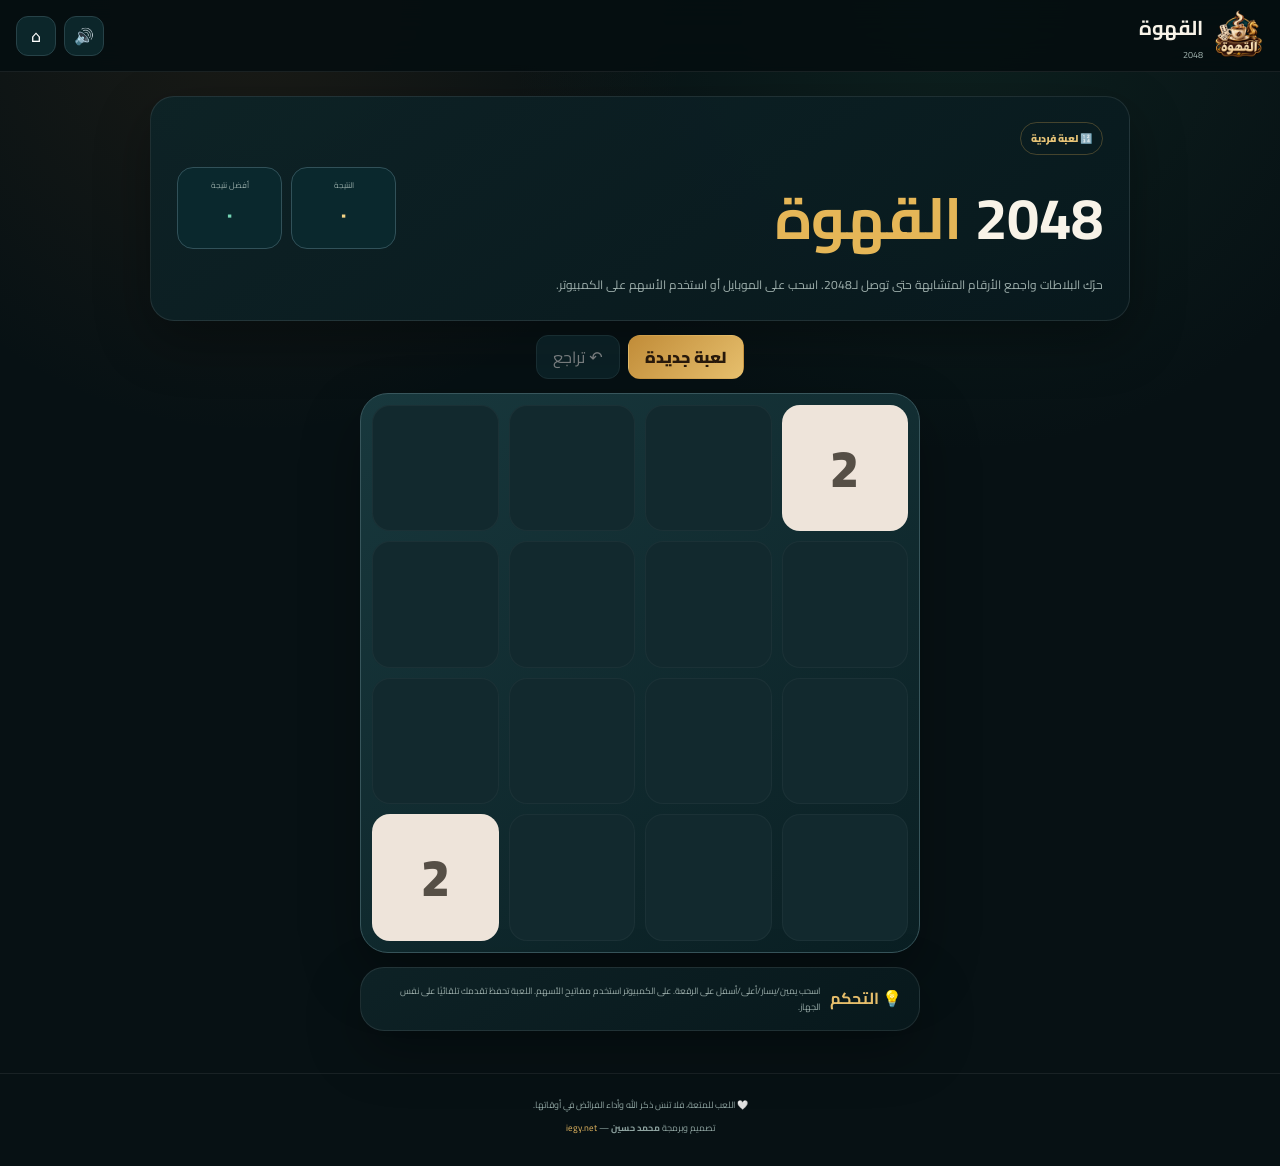
<file: 2048.html>
<!doctype html><html lang="ar" dir="rtl"><head><meta charset="UTF-8"><meta name="viewport" content="width=device-width,initial-scale=1,viewport-fit=cover"><meta name="theme-color" content="#071114"><title>2048 — القهوة</title><link rel="icon" href="./logo-coffee.png?v=8.2.0"><link rel="manifest" href="./manifest.webmanifest?v=8.2.0"><link rel="preconnect" href="https://fonts.googleapis.com"><link rel="preconnect" href="https://fonts.gstatic.com" crossorigin><link href="https://fonts.googleapis.com/css2?family=Cairo:wght@400;600;700;800;900&display=swap" rel="stylesheet"><link rel="stylesheet" href="./arcade-game.css?v=8.2.0"><link rel="stylesheet" href="./game-2048.css?v=8.2.0"></head><body>
<header class="topbar"><a class="brand" href="./"><img src="./logo-coffee.png"><div><strong>القهوة</strong><span>2048</span></div></a><div class="top-actions"><button id="soundBtn" class="icon-btn" title="الصوت">🔊</button><a class="icon-btn home-link" href="./" title="الرئيسية">⌂</a></div></header>
<main class="shell solo-shell"><section class="solo-head card"><div><span class="eyebrow">🔢 لعبة فردية</span><h1>2048 <em>القهوة</em></h1><p>حرّك البلاطات واجمع الأرقام المتشابهة حتى توصل لـ2048. اسحب على الموبايل أو استخدم الأسهم على الكمبيوتر.</p></div><div class="score-stack"><div class="score-box"><span>النتيجة</span><strong id="score">0</strong></div><div class="score-box best"><span>أفضل نتيجة</span><strong id="bestScore">0</strong></div></div></section>
<section class="game2048-wrap"><div class="controls-row"><button id="newGameBtn" class="btn primary">لعبة جديدة</button><button id="undoBtn" class="btn secondary">↶ تراجع</button></div><div id="board2048" class="board2048" aria-label="2048"></div><div id="gameMessage" class="game-message hidden"><div class="message-card"><div id="messageEmoji" class="message-emoji">🏆</div><h2 id="messageTitle">أحسنت!</h2><p id="messageText"></p><div class="modal-actions"><button id="continueBtn" class="btn secondary">استمرار</button><button id="restartBtn" class="btn primary">لعبة جديدة</button></div></div></div><div class="tips card"><b>💡 التحكم</b><span>اسحب يمين/يسار/أعلى/أسفل على الرقعة. على الكمبيوتر استخدم مفاتيح الأسهم. اللعبة تحفظ تقدمك تلقائيًا على نفس الجهاز.</span></div></section></main>
<footer class="footer"><p>🤍 اللعب للمتعة، فلا تنسَ ذكر الله وأداء الفرائض في أوقاتها.</p><div>تصميم وبرمجة <strong>محمد حسين</strong> — <a href="https://iegy.net/" target="_blank" rel="noopener">iegy.net</a></div></footer>
<div id="fxLayer" class="fx-layer"></div><div id="toast" class="toast hidden"></div><script src="./game-2048.js?v=8.2.0"></script></body></html>
</file>
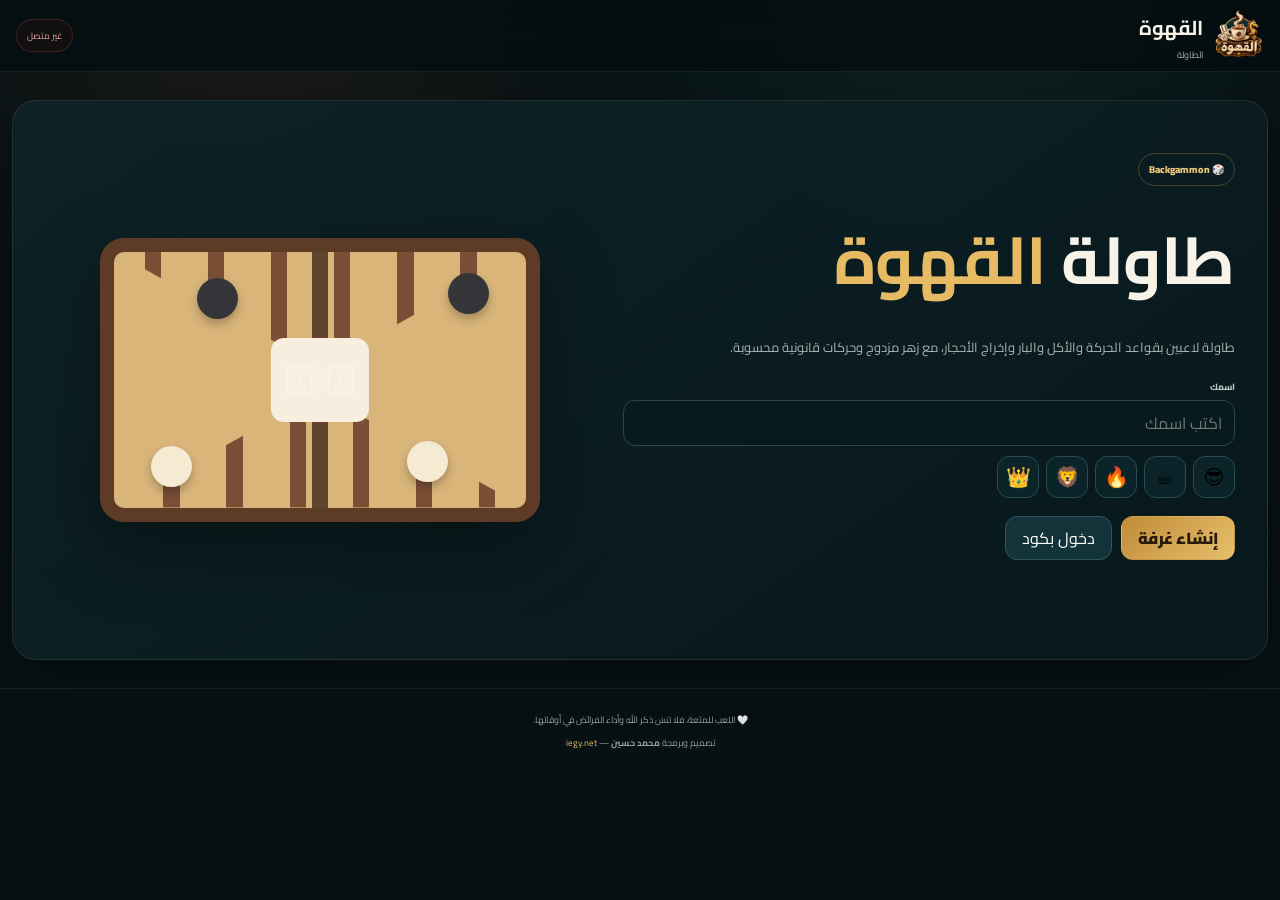
<file: backgammon.html>
<!doctype html><html lang="ar" dir="rtl"><head><meta charset="UTF-8"><meta name="viewport" content="width=device-width,initial-scale=1,viewport-fit=cover"><meta name="theme-color" content="#071114"><title>الطاولة — القهوة</title><link rel="icon" href="./logo-coffee.png?v=8.0.0"><link rel="manifest" href="./manifest.webmanifest?v=8.0.0"><link rel="preconnect" href="https://fonts.googleapis.com"><link rel="preconnect" href="https://fonts.gstatic.com" crossorigin><link href="https://fonts.googleapis.com/css2?family=Cairo:wght@400;600;700;800;900&display=swap" rel="stylesheet"><link rel="stylesheet" href="./arcade-game.css?v=8.0.0"><link rel="stylesheet" href="./social.css?v=8.0.0"><link rel="stylesheet" href="./backgammon.css?v=8.0.0"></head><body>
<header class="topbar"><a class="brand" href="./"><img src="./logo-coffee.png"><div><strong>القهوة</strong><span>الطاولة</span></div></a><div class="top-actions"><span id="connectionBadge" class="badge offline">غير متصل</span></div></header><div id="reconnectBanner" class="reconnect hidden">جاري إعادة الاتصال…</div>
<main class="shell"><section id="homeView" class="view active"><div class="home-card card"><div class="home-copy"><span class="eyebrow">🎲 Backgammon</span><h1>طاولة <em>القهوة</em></h1><p>طاولة لاعبين بقواعد الحركة والأكل والبار وإخراج الأحجار، مع زهر مزدوج وحركات قانونية محسوبة.</p><label class="field"><span>اسمك</span><input id="playerName" maxlength="18" placeholder="اكتب اسمك"></label><div id="avatarPicker" class="avatars"><button data-avatar="😎">😎</button><button data-avatar="☕">☕</button><button data-avatar="🔥">🔥</button><button data-avatar="🦁">🦁</button><button data-avatar="👑">👑</button></div><div class="actions"><button id="createRoomBtn" class="btn primary">إنشاء غرفة</button><button id="showJoinBtn" class="btn secondary">دخول بكود</button></div><div id="joinBox" class="join hidden"><input id="roomCodeInput" inputmode="numeric" maxlength="6" placeholder="كود الغرفة"><button id="joinRoomBtn" class="btn primary">دخول</button></div><p id="homeMessage" class="message"></p></div><div class="home-art"><div class="bg-preview"><div class="pv-dice">⚂ ⚄</div><span class="pv-chip white"></span><span class="pv-chip dark"></span><span class="pv-chip white b"></span><span class="pv-chip dark b"></span></div></div></div></section>
<section id="lobbyView" class="view"><div class="lobby card"><img class="lobby-logo" src="./logo-coffee.png"><span class="ok">✓</span><h2>ترابيزة الطاولة جاهزة</h2><p>ابعت الكود لصاحبك.</p><div class="room-code"><span>كود الغرفة</span><strong id="lobbyRoomCode">------</strong><button id="copyCodeBtn" class="icon-btn">📋</button></div><button id="shareRoomBtn" class="btn primary wide">مشاركة رابط المباراة</button><div id="lobbyPlayers" class="lobby-players"></div><p id="lobbyStatus" class="waiting">في انتظار اللاعب الثاني…</p><button id="leaveLobbyBtn" class="btn ghost">العودة للقهوة</button></div></section>
<section id="gameView" class="view"><div class="game-page"><div class="game-head"><div><b>طاولة القهوة</b><div id="roomCodeLabel" class="room-mini">------</div></div><div class="toolbar"><button id="shareInGameBtn" class="btn small ghost">مشاركة</button><button id="leaveGameBtn" class="btn small ghost">خروج</button></div></div><div id="statusBanner" class="status-banner">جاري تجهيز المباراة…</div><div class="players-strip"><div id="opponentInfo" class="player-card"></div><div id="myInfo" class="player-card"></div></div><div class="bg-layout"><div id="bgBoard" class="bg-board"><div id="topPoints" class="bg-row top"></div><div id="bottomPoints" class="bg-row bottom"></div><button id="barWhite" class="bar-stack white" type="button"></button><button id="barBlack" class="bar-stack black" type="button"></button><button id="offWhite" class="off-tray white" type="button"><small>خارج</small><b>0</b></button><button id="offBlack" class="off-tray black" type="button"><small>خارج</small><b>0</b></button></div><aside class="bg-panel card"><div class="dice-title">الزهر</div><div id="diceRack" class="dice-rack"><span>🎲</span><span>🎲</span></div><button id="rollBtn" class="btn primary wide">ارمِ الزهر</button><p id="diceHint">لما ييجي دورك ارمِ الزهر.</p><button id="rematchBtn" class="btn secondary wide" disabled>مباراة جديدة</button></aside></div><div class="social-row"><button id="chatToggleBtn" class="social-btn">💬 <b>شات</b><i id="chatUnread" class="unread hidden">0</i></button><button id="voiceCallBtn" class="social-btn voice">🎙️ <b id="voiceCallLabel">اتصال</b></button><div class="reactions" id="reactions"><button>😂</button><button>😎</button><button>👏</button><button>🔥</button><button>🤝</button></div></div><div id="voiceActiveBar" class="voice-bar hidden"><span id="voiceStatusText">جاري توصيل الصوت…</span><button id="voiceMuteBtn">🔇 كتم</button><button id="voiceHangupBtn">📵 إنهاء</button></div><audio id="remoteAudio" autoplay playsinline></audio></div><aside id="chatPanel" class="chat-panel hidden"><div class="chat-head"><b>شات القهوة</b><button id="chatCloseBtn">✕</button></div><div id="chatMessages" class="chat-messages"></div><form id="chatForm"><input id="chatInput" maxlength="180" placeholder="اكتب رسالة…"><button>إرسال</button></form></aside></section></main>
<footer class="footer"><p>🤍 اللعب للمتعة، فلا تنسَ ذكر الله وأداء الفرائض في أوقاتها.</p><div>تصميم وبرمجة <strong>محمد حسين</strong> — <a href="https://iegy.net/" target="_blank" rel="noopener">iegy.net</a></div></footer>
<div id="voiceIncomingModal" class="modal hidden"><div class="modal-card"><div class="incoming-mic">🎙️</div><h3>مكالمة صوتية واردة</h3><p><strong id="voiceCallerName">صاحبك</strong> عايز يفتح الاتصال الصوتي.</p><div class="modal-actions"><button id="voiceDeclineBtn" class="btn ghost danger">رفض</button><button id="voiceAcceptBtn" class="btn primary">قبول</button></div></div></div><div id="toast" class="toast hidden"></div><script type="module" src="./backgammon-app.js?v=8.0.0"></script></body></html>
</file>
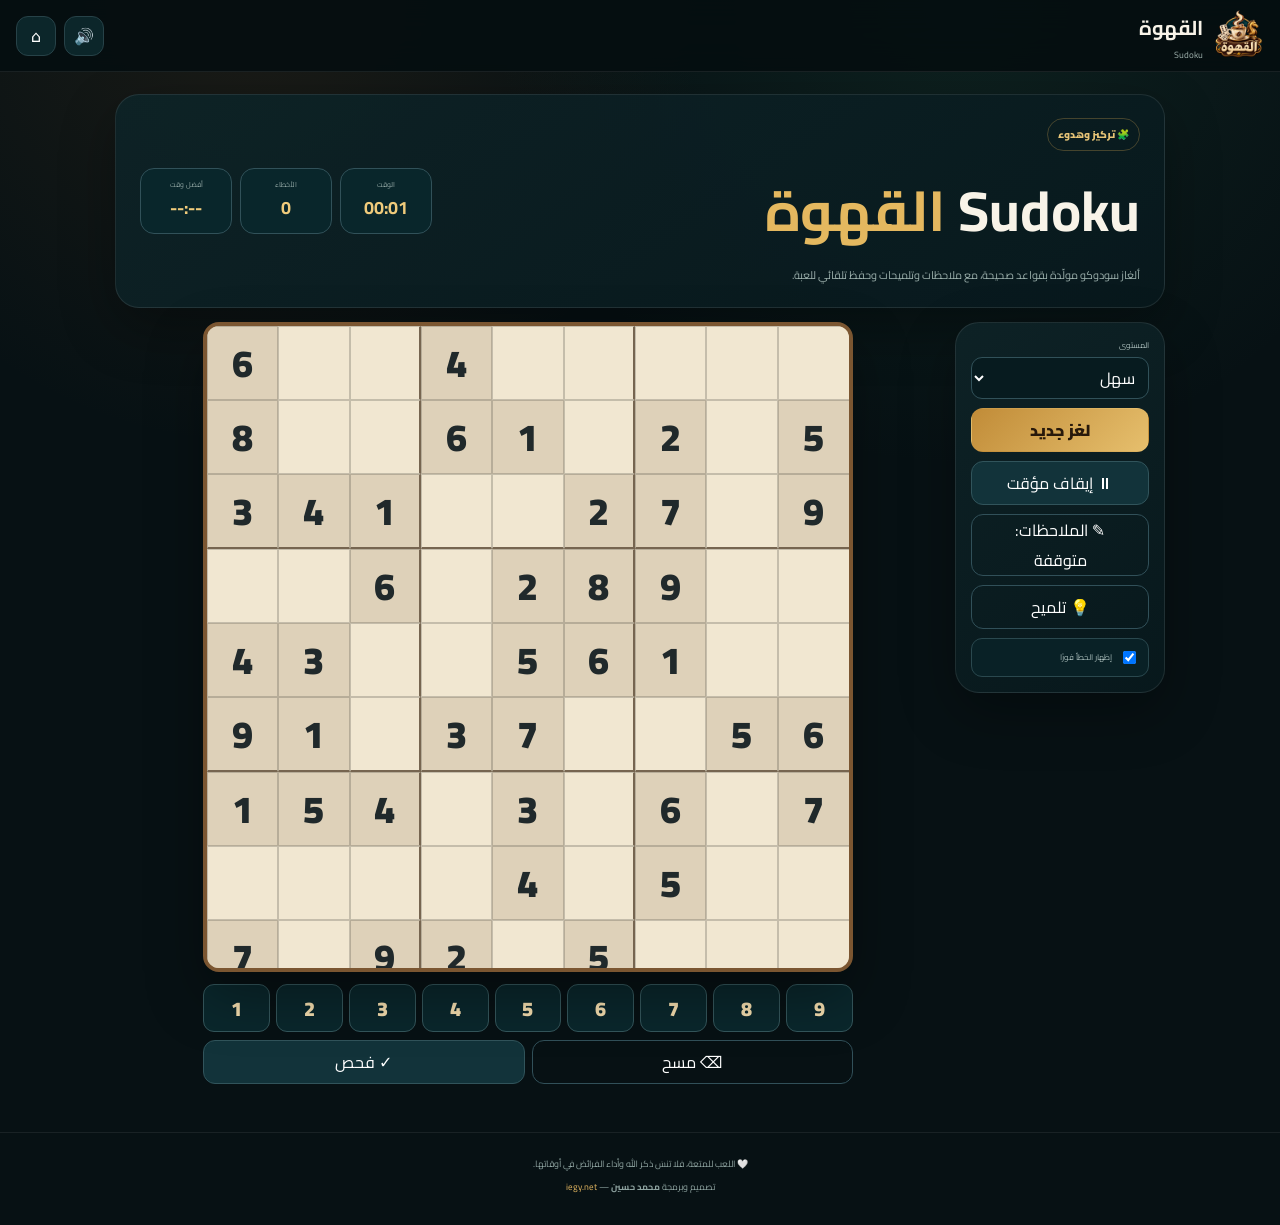
<file: sudoku.html>
<!doctype html><html lang="ar" dir="rtl"><head><meta charset="UTF-8"><meta name="viewport" content="width=device-width,initial-scale=1,viewport-fit=cover"><meta name="theme-color" content="#071114"><title>Sudoku — القهوة</title><link rel="icon" href="./logo-coffee.png?v=8.2.0"><link rel="manifest" href="./manifest.webmanifest?v=8.2.0"><link rel="preconnect" href="https://fonts.googleapis.com"><link rel="preconnect" href="https://fonts.gstatic.com" crossorigin><link href="https://fonts.googleapis.com/css2?family=Cairo:wght@400;600;700;800;900&display=swap" rel="stylesheet"><link rel="stylesheet" href="./arcade-game.css?v=8.2.0"><link rel="stylesheet" href="./sudoku.css?v=8.2.0"></head><body>
<header class="topbar"><a class="brand" href="./"><img src="./logo-coffee.png"><div><strong>القهوة</strong><span>Sudoku</span></div></a><div class="top-actions"><button id="soundBtn" class="icon-btn" title="الصوت">🔊</button><a class="icon-btn home-link" href="./">⌂</a></div></header>
<main class="shell sudoku-shell"><section class="sudoku-top card"><div><span class="eyebrow">🧩 تركيز وهدوء</span><h1>Sudoku <em>القهوة</em></h1><p>ألغاز سودوكو مولّدة بقواعد صحيحة، مع ملاحظات وتلميحات وحفظ تلقائي للعبة.</p></div><div class="stats"><div><span>الوقت</span><strong id="timer">00:00</strong></div><div><span>الأخطاء</span><strong id="mistakes">0</strong></div><div><span>أفضل وقت</span><strong id="bestTime">--:--</strong></div></div></section>
<section class="sudoku-layout"><aside class="sudoku-controls card"><label><span>المستوى</span><select id="difficulty"><option value="easy">سهل</option><option value="medium">متوسط</option><option value="hard">صعب</option><option value="expert">خبير</option></select></label><button id="newPuzzleBtn" class="btn primary wide">لغز جديد</button><button id="pauseBtn" class="btn secondary wide">⏸ إيقاف مؤقت</button><button id="notesBtn" class="btn ghost wide">✎ الملاحظات: متوقفة</button><button id="hintBtn" class="btn ghost wide">💡 تلميح</button><label class="error-toggle"><input id="showErrors" type="checkbox" checked><span>إظهار الخطأ فورًا</span></label></aside><div class="sudoku-main"><div class="board-wrap"><div id="sudokuBoard" class="sudoku-board"></div><div id="pauseOverlay" class="pause-overlay hidden"><div>☕</div><b>اللعبة متوقفة</b><span>اضغط استئناف للرجوع</span></div></div><div id="numberPad" class="number-pad"></div><div class="sudoku-actions"><button id="eraseBtn" class="btn ghost">⌫ مسح</button><button id="checkBtn" class="btn secondary">✓ فحص</button></div></div></section></main>
<footer class="footer"><p>🤍 اللعب للمتعة، فلا تنسَ ذكر الله وأداء الفرائض في أوقاتها.</p><div>تصميم وبرمجة <strong>محمد حسين</strong> — <a href="https://iegy.net/" target="_blank" rel="noopener">iegy.net</a></div></footer>
<div id="completeModal" class="modal hidden"><div class="modal-card result-card"><div class="complete-emoji">🏆</div><h2>أكملت السودوكو!</h2><p id="completeText"></p><div class="modal-actions"><button id="anotherBtn" class="btn primary">لغز جديد</button><button id="closeCompleteBtn" class="btn ghost">إغلاق</button></div></div></div><div id="toast" class="toast hidden"></div><div id="confetti" class="confetti-layer"></div><script src="./sudoku.js?v=8.2.0"></script></body></html>
</file>
<file: arcade-game.css>
:root{--bg:#071114;--panel:#0c1d20;--panel2:#10292d;--line:#274248;--text:#f8f3e8;--muted:#92a9a6;--gold:#d6a64f;--cream:#f2dfbb;--green:#1e765f;--red:#cf6464;--shadow:0 20px 55px rgba(0,0,0,.32)}*{box-sizing:border-box}html{font-family:Cairo,system-ui,sans-serif;background:var(--bg);color:var(--text)}body{margin:0;min-height:100vh;background:radial-gradient(circle at 75% 0,rgba(49,119,91,.16),transparent 30%),radial-gradient(circle at 20% 0,rgba(151,91,38,.14),transparent 28%),#071114}button,input,select{font:inherit}.hidden{display:none!important}.topbar{height:72px;padding:0 max(16px,calc((100vw - 1280px)/2));display:flex;align-items:center;justify-content:space-between;border-bottom:1px solid rgba(255,255,255,.08);background:rgba(5,14,16,.9);backdrop-filter:blur(16px);position:sticky;top:0;z-index:50}.brand{display:flex;align-items:center;gap:9px;color:inherit;text-decoration:none}.brand img{width:52px;height:52px;object-fit:contain}.brand strong{display:block;font-size:20px}.brand span{display:block;color:#9fb1ad;font-size:9px}.top-actions{display:flex;align-items:center;gap:8px}.icon-btn{width:40px;height:40px;border-radius:12px;border:1px solid var(--line);background:#0c262a;color:#fff}.badge{font-size:9px;padding:7px 10px;border-radius:999px;border:1px solid rgba(59,207,147,.3);color:#66dfaa;background:rgba(31,118,83,.12)}.badge.offline{color:#e2a0a0;border-color:rgba(207,90,90,.25);background:rgba(116,34,34,.12)}.reconnect{position:fixed;top:76px;left:50%;transform:translateX(-50%);z-index:60;padding:8px 12px;border:1px solid #37555a;border-radius:999px;background:#0c262b;color:#dce9e6;font-size:9px}.shell{width:min(1280px,calc(100% - 24px));margin:0 auto}.view{display:none}.view.active{display:block}.card{background:linear-gradient(145deg,rgba(14,35,39,.96),rgba(8,25,29,.96));border:1px solid rgba(255,255,255,.09);border-radius:24px;box-shadow:var(--shadow)}.home-card{margin:28px auto;min-height:560px;padding:32px;display:grid;grid-template-columns:1fr .9fr;align-items:center;gap:28px}.eyebrow{display:inline-block;padding:6px 10px;border:1px solid rgba(221,174,84,.28);border-radius:999px;color:#e7c477;font-size:10px;font-weight:900}.home-copy h1{font-size:clamp(38px,6vw,66px);margin:12px 0 4px}.home-copy h1 em{font-style:normal;color:#e6bb64}.home-copy>p{max-width:620px;color:#a5b6b3;line-height:1.9;font-size:13px}.field{display:block;margin:18px 0 10px}.field span,.settings-grid label span{display:block;font-size:9px;color:#b6c5c2;margin-bottom:5px;font-weight:800}.field input,.settings-grid select,.join input{width:100%;height:46px;border-radius:12px;border:1px solid #2b484e;background:#071b1f;color:#fff;padding:0 12px}.avatars{display:flex;gap:7px;margin:10px 0 18px}.avatars button{width:42px;height:42px;border-radius:12px;border:1px solid #2a4b51;background:#0a2429;font-size:20px}.avatars button.selected{border-color:#d9ad59;box-shadow:0 0 0 2px rgba(217,173,89,.15)}.settings-grid{display:grid;grid-template-columns:1fr 1fr;gap:10px}.actions{display:flex;gap:9px;margin-top:18px}.btn{min-height:44px;padding:0 16px;border-radius:12px;border:1px solid transparent;cursor:pointer;color:#fff}.btn.primary{background:linear-gradient(135deg,#c18c38,#e6bf6d);color:#28190b;font-weight:900}.btn.secondary{background:#12333a;border-color:#31545b}.btn.ghost{background:transparent;border-color:#315059}.btn.danger{background:#5a2626;border-color:#8b4242}.btn.small{min-height:37px;padding:0 11px;font-size:9px}.btn.wide{width:100%}.btn:disabled{opacity:.45;cursor:not-allowed}.join{display:grid;grid-template-columns:1fr 90px;gap:7px;margin-top:10px}.message{min-height:22px;color:#e7a1a1;font-size:9px}.home-art{display:grid;place-items:center}.lobby{width:min(560px,100%);margin:45px auto;padding:30px;text-align:center}.lobby-logo{width:112px;height:112px;object-fit:contain}.ok{display:grid;margin:0 auto 8px;width:35px;height:35px;border-radius:50%;background:#1b805d;place-items:center;font-weight:900}.lobby h2{margin:8px 0}.lobby p{color:#9fb1ae;font-size:10px}.room-code{display:grid;grid-template-columns:1fr auto 42px;align-items:center;gap:8px;padding:12px;margin:18px 0;background:#071b1f;border-radius:15px;border:1px solid #27464c}.room-code span{font-size:9px;color:#9cb0ad}.room-code strong{font-size:27px;letter-spacing:6px}.lobby-players{display:grid;gap:7px;margin:14px 0}.lobby-player{display:flex;align-items:center;gap:9px;text-align:right;padding:10px;border:1px solid #29464b;border-radius:13px;background:#0a2226}.lobby-player .ava{font-size:22px}.lobby-player b{display:block}.lobby-player small{display:block;color:#8da5a2;font-size:8px}.waiting{color:#e9c26e!important}.game-page{padding:18px 0 10px}.game-head{display:flex;align-items:center;justify-content:space-between;gap:10px;margin-bottom:10px}.game-head .room-mini{font-size:9px;color:#9bb0ad}.status-banner{text-align:center;padding:9px 12px;border-radius:13px;border:1px solid rgba(255,255,255,.08);background:#0b2428;font-size:10px;color:#c0d1ce}.players-strip{display:grid;grid-template-columns:1fr 1fr;gap:8px;margin:10px 0}.player-card{padding:10px 12px;border:1px solid #29484e;border-radius:14px;background:#0a2226;display:flex;align-items:center;gap:9px}.player-card .ava{font-size:24px}.player-card b{display:block}.player-card small{font-size:8px;color:#90a5a2}.player-card.turn{border-color:#d3a750;box-shadow:0 0 0 2px rgba(211,167,80,.12)}.toolbar{display:flex;gap:8px;flex-wrap:wrap;align-items:center}.toast{position:fixed;left:50%;bottom:22px;transform:translateX(-50%);z-index:120;padding:9px 13px;border-radius:12px;border:1px solid #325159;background:#0a252a;font-size:9px}.footer{text-align:center;color:#8fa4a1;font-size:9px;border-top:1px solid rgba(255,255,255,.07);padding:22px 10px 30px;margin-top:18px}.footer p{margin:0 0 6px}.footer a{color:#e0b45f;text-decoration:none}@media(max-width:760px){.topbar{height:62px}.brand img{width:44px;height:44px}.brand strong{font-size:17px}.shell{width:min(100% - 12px,1280px)}.home-card{grid-template-columns:1fr;padding:18px;margin:12px auto}.home-art{order:-1}.settings-grid{grid-template-columns:1fr}.actions{display:grid;grid-template-columns:1fr 1fr}.players-strip{grid-template-columns:1fr 1fr}.player-card{padding:8px}.player-card .ava{font-size:21px}.game-page{padding-top:8px}.room-code strong{font-size:22px}}
</file>
<file: game-2048.css>
.solo-shell{width:min(980px,calc(100% - 24px));padding:24px 0}.solo-head{padding:24px 26px;display:flex;align-items:center;justify-content:space-between;gap:20px}.solo-head h1{font-size:clamp(34px,5vw,58px);margin:8px 0 2px}.solo-head h1 em{font-style:normal;color:#e5b657}.solo-head p{margin:0;color:#9fb0ad;max-width:620px;line-height:1.8;font-size:12px}.score-stack{display:flex;gap:9px}.score-box{min-width:105px;padding:10px 13px;text-align:center;border-radius:16px;background:#0a282d;border:1px solid #315159}.score-box span{display:block;color:#91a6a3;font-size:8px}.score-box strong{font-size:24px;color:#f4d486}.score-box.best strong{color:#75d5b5}.controls-row{display:flex;justify-content:center;gap:8px;margin:14px 0}.game2048-wrap{position:relative}.board2048{direction:ltr;width:min(560px,94vw);aspect-ratio:1;margin:0 auto;padding:11px;display:grid;grid-template-columns:repeat(4,1fr);grid-template-rows:repeat(4,1fr);gap:10px;border-radius:28px;background:linear-gradient(145deg,#18383d,#0a1f23);border:1px solid #38565c;box-shadow:0 24px 60px rgba(0,0,0,.32);touch-action:none;user-select:none}.tile{position:relative;border-radius:18px;background:#12292e;display:grid;place-items:center;font-size:clamp(25px,6vw,52px);font-weight:900;color:#e9e3d8;transform:scale(1);transition:.13s transform,.13s background,.13s color;box-shadow:inset 0 0 0 1px rgba(255,255,255,.04)}.tile.spawn{animation:tileSpawn .2s ease}.tile.merge{animation:tileMerge .24s ease}.tile[data-v="2"]{background:#eee4da;color:#564f46}.tile[data-v="4"]{background:#ede0c8;color:#514a42}.tile[data-v="8"]{background:#e5b361;color:#fff7ed}.tile[data-v="16"]{background:#e4934e;color:#fff}.tile[data-v="32"]{background:#d96f52;color:#fff}.tile[data-v="64"]{background:#c94b3d;color:#fff}.tile[data-v="128"]{background:#d7ae4c;color:#fff7dd;font-size:clamp(22px,5.4vw,45px)}.tile[data-v="256"]{background:#cda33a;color:#fff7dd;font-size:clamp(22px,5.4vw,45px)}.tile[data-v="512"]{background:#b78f29;color:#fff7dd;font-size:clamp(22px,5.4vw,45px)}.tile[data-v="1024"]{background:#297e69;color:#f5fffc;font-size:clamp(18px,4.8vw,40px)}.tile[data-v="2048"]{background:linear-gradient(145deg,#e6bd55,#8a6320);color:#fff8db;font-size:clamp(18px,4.8vw,40px);box-shadow:0 0 25px rgba(230,189,85,.28)}.tile.super{background:linear-gradient(145deg,#7d55a7,#3b2855);color:#fff}.tips{width:min(560px,94vw);margin:14px auto 0;padding:15px 17px;display:flex;gap:10px;align-items:flex-start}.tips b{white-space:nowrap;color:#e5bd6b}.tips span{font-size:9px;line-height:1.8;color:#98aaa7}.game-message{position:fixed;inset:0;z-index:90;background:rgba(0,0,0,.58);backdrop-filter:blur(7px);display:grid;place-items:center;padding:18px}.message-card{width:min(400px,100%);padding:25px;border-radius:24px;background:#0d2428;border:1px solid #38545b;text-align:center;box-shadow:0 30px 75px rgba(0,0,0,.45)}.message-card h2{margin:4px 0}.message-card p{color:#9fb1ad;font-size:11px}.message-emoji{font-size:46px}.modal-actions{display:grid;grid-template-columns:1fr 1fr;gap:8px;margin-top:15px}.fx-layer{position:fixed;inset:0;pointer-events:none;z-index:110;overflow:hidden}.spark{position:absolute;width:9px;height:9px;border-radius:3px;background:#efc766;animation:spark .8s ease-out forwards}@keyframes tileSpawn{0%{transform:scale(.3);opacity:.1}100%{transform:scale(1);opacity:1}}@keyframes tileMerge{0%{transform:scale(.8)}55%{transform:scale(1.16)}100%{transform:scale(1)}}@keyframes spark{to{transform:translate(var(--dx),var(--dy)) rotate(260deg);opacity:0}}.home-link{display:grid;place-items:center;text-decoration:none}@media(max-width:650px){.solo-shell{padding-top:10px}.solo-head{padding:18px;display:grid}.solo-head h1{font-size:39px}.score-stack{justify-content:stretch}.score-box{flex:1;min-width:0}.board2048{gap:7px;padding:8px;border-radius:20px}.tile{border-radius:13px}.controls-row{display:grid;grid-template-columns:1fr 1fr;width:min(560px,94vw);margin:10px auto}.tips{display:block}.tips b{display:block;margin-bottom:5px}}
</file>
<file: social.css>
.social-row{width:min(780px,100%);margin:10px auto 0;display:grid;grid-template-columns:1fr 1fr auto;gap:8px}.social-btn{height:44px;border-radius:13px;border:1px solid #315059;background:#0c272c;color:#fff;position:relative;font-weight:800}.social-btn.voice{background:#123c31;border-color:#31735d}.social-btn:disabled{opacity:.45}.unread{position:absolute;top:-5px;right:-5px;width:19px;height:19px;border-radius:50%;display:grid;place-items:center;background:#d66161;font-size:9px;font-style:normal}.reactions{display:flex;gap:5px}.reactions button{width:40px;border:1px solid #315059;border-radius:11px;background:#0c272c;font-size:18px}.voice-bar{width:min(780px,100%);margin:8px auto 0;padding:9px;border:1px solid #2c6653;border-radius:13px;background:#0d3028;display:flex;align-items:center;gap:8px}.voice-bar span{margin-left:auto;font-size:10px}.voice-bar button{height:34px;border:1px solid #3b665a;border-radius:9px;background:#102a28;color:#fff;font-size:9px}.chat-panel{position:fixed;right:18px;bottom:18px;width:min(360px,calc(100% - 36px));height:440px;z-index:70;padding:12px;display:grid;grid-template-rows:auto 1fr auto;background:#0c2226;border:1px solid #315159;border-radius:20px;box-shadow:0 30px 80px rgba(0,0,0,.5)}.chat-head{display:flex;justify-content:space-between;align-items:center;border-bottom:1px solid #28454a;padding-bottom:8px}.chat-head button{background:transparent;border:0;color:#fff}.chat-messages{overflow:auto;padding:9px 2px;display:flex;flex-direction:column;gap:7px}.chat-msg{max-width:82%;padding:8px 10px;border-radius:12px;font-size:10px}.chat-msg.mine{align-self:flex-start;background:#173b42}.chat-msg.theirs{align-self:flex-end;background:#31281e}.chat-msg small{display:block;color:#9fb1ae;font-size:8px}.chat-panel form{display:grid;grid-template-columns:1fr 70px;gap:6px}.chat-panel input{height:40px;border-radius:10px;border:1px solid #2e4b50;background:#071b1f;color:#fff;padding:0 9px}.chat-panel form button{border:0;border-radius:10px;background:#c18e3f;font-weight:900}.modal{position:fixed;inset:0;background:rgba(0,0,0,.65);backdrop-filter:blur(6px);z-index:100;display:grid;place-items:center;padding:18px}.modal-card{width:min(430px,100%);padding:24px;border-radius:22px;background:#0c2226;border:1px solid #315159;text-align:center;box-shadow:0 30px 80px rgba(0,0,0,.5)}.modal-card p{color:#9fb0ae}.modal-actions{display:grid;gap:8px;margin-top:14px}.incoming-mic{font-size:46px}.hidden{display:none!important}@media(max-width:700px){.social-row{grid-template-columns:1fr 1fr}.reactions{grid-column:1/-1;justify-content:center}.chat-panel{right:8px;bottom:8px;width:calc(100% - 16px);height:340px}.voice-bar{font-size:9px}}
</file>
<file: backgammon.css>
.bg-preview{width:min(440px,88vw);aspect-ratio:1.55;border:14px solid #5d3b25;border-radius:24px;background:linear-gradient(90deg,#d9b57a 0 48%,#61442f 48% 52%,#d9b57a 52%);position:relative;box-shadow:0 26px 70px rgba(0,0,0,.36);overflow:hidden}.bg-preview:before,.bg-preview:after{content:"";position:absolute;inset:0;background:repeating-linear-gradient(90deg,transparent 0 7.6%,rgba(95,50,33,.78) 7.6% 11.5%,transparent 11.5% 15.3%);clip-path:polygon(0 0,100% 0,50% 45%)}.bg-preview:after{transform:rotate(180deg)}.pv-dice{position:absolute;z-index:3;left:50%;top:50%;transform:translate(-50%,-50%);font-size:38px;background:#f7eedf;padding:6px 12px;border-radius:13px}.pv-chip{position:absolute;width:10%;aspect-ratio:1;border-radius:50%;z-index:4;box-shadow:0 5px 10px rgba(0,0,0,.25)}.pv-chip.white{background:#f5ead2;left:9%;bottom:8%}.pv-chip.dark{background:#34363a;right:9%;top:8%}.pv-chip.b{left:auto;right:19%;bottom:10%;top:auto}.pv-chip.dark.b{right:auto;left:20%;top:10%;bottom:auto}.bg-layout{display:grid;grid-template-columns:minmax(0,860px) 210px;gap:14px;justify-content:center;align-items:start;margin-top:12px}.bg-board{width:min(860px,100%);aspect-ratio:1.58;position:relative;border:14px solid #573722;border-radius:24px;background:#cda66d;box-shadow:0 22px 0 #2c1c13,0 34px 65px rgba(0,0,0,.36);overflow:hidden;direction:ltr}.bg-board:before{content:"";position:absolute;left:49%;top:0;bottom:0;width:2%;background:linear-gradient(#4e3424,#76533b,#4e3424);z-index:6;box-shadow:inset 0 0 0 2px rgba(0,0,0,.18)}.bg-row{position:absolute;left:2%;right:2%;height:47%;display:grid;grid-template-columns:repeat(12,1fr);gap:0;direction:ltr}.bg-row.top{top:2%;align-items:start}.bg-row.bottom{bottom:2%;align-items:end}.bg-point{height:100%;position:relative;display:flex;justify-content:center;cursor:pointer}.bg-point:nth-child(6){margin-right:3.5%}.bg-point.top:before,.bg-point.bottom:before{content:"";position:absolute;left:7%;right:7%;height:91%;background:#7b3f31;opacity:.95}.bg-point.alt:before{background:#ead7ad}.bg-point.top:before{top:0;clip-path:polygon(0 0,100% 0,50% 100%)}.bg-point.bottom:before{bottom:0;clip-path:polygon(50% 0,100% 100%,0 100%)}.checker-stack{position:relative;z-index:3;width:82%;height:100%;display:flex;align-items:center;pointer-events:none}.bg-point.top .checker-stack{flex-direction:column}.bg-point.bottom .checker-stack{flex-direction:column-reverse}.checker{width:min(90%,48px);aspect-ratio:1;border-radius:50%;margin:-2px 0;border:2px solid rgba(255,255,255,.42);box-shadow:0 4px 8px rgba(0,0,0,.28),inset 0 -5px 7px rgba(0,0,0,.14)}.checker.white{background:radial-gradient(circle at 35% 28%,#fff8e9,#d8c7a8 70%)}.checker.black{background:radial-gradient(circle at 35% 28%,#74777d,#282b30 70%)}.count-badge{position:absolute;z-index:5;bottom:4px;right:4px;background:#071b1f;color:#fff;border-radius:999px;padding:1px 5px;font-size:8px}.bg-point.top .count-badge{bottom:auto;top:4px}.bg-point.selectable{filter:brightness(1.12)}.bg-point.selected{outline:3px solid #f0c76b;outline-offset:-3px}.bg-point.destination:after{content:"";position:absolute;z-index:5;width:28px;height:28px;border-radius:50%;background:rgba(73,201,154,.68);left:50%;top:50%;transform:translate(-50%,-50%);box-shadow:0 0 0 8px rgba(73,201,154,.18)}.bar-stack{position:absolute;z-index:10;left:48%;width:4%;min-width:28px;border:0;background:transparent;padding:0;display:flex;align-items:center;justify-content:center;flex-direction:column;cursor:pointer}.bar-stack.white{bottom:50%;height:43%;justify-content:flex-end}.bar-stack.black{top:50%;height:43%;justify-content:flex-start}.bar-stack .checker{width:90%;min-width:24px}.bar-stack.selectable{filter:drop-shadow(0 0 8px #f0c76b)}.off-tray{position:absolute;z-index:9;right:.3%;width:4.7%;height:44%;border:1px solid rgba(255,255,255,.18);border-radius:8px;background:rgba(54,35,23,.6);color:#fff;display:flex;flex-direction:column;align-items:center;justify-content:center;gap:2px}.off-tray.white{bottom:3%}.off-tray.black{top:3%}.off-tray small{font-size:7px}.off-tray b{font-size:16px}.off-tray.destination{box-shadow:0 0 0 3px #55c997 inset,0 0 16px rgba(85,201,151,.45)}.bg-panel{padding:16px;text-align:center}.dice-title{font-weight:900;color:#e8c574}.dice-rack{display:flex;justify-content:center;gap:10px;margin:14px 0}.dice-rack span{width:66px;height:66px;border-radius:16px;background:#f5ecdc;color:#222;display:grid;place-items:center;font-size:43px;box-shadow:0 8px 0 #8a7258}.dice-rack span.used{opacity:.3;transform:scale(.9)}.bg-panel p{font-size:9px;color:#9cb0ad;line-height:1.8}.bg-panel .btn{margin-top:8px}@media(max-width:980px){.bg-layout{grid-template-columns:1fr}.bg-panel{width:min(860px,100%);display:grid;grid-template-columns:auto 1fr auto;gap:9px;align-items:center}.dice-title{display:none}.dice-rack{margin:0}.bg-panel p{margin:0}.bg-panel .btn{margin:0;min-width:140px}.bg-panel #rematchBtn{grid-column:1/-1}}@media(max-width:650px){.bg-board{border-width:7px;border-radius:14px;box-shadow:0 12px 0 #2c1c13,0 20px 40px rgba(0,0,0,.35)}.checker{border-width:1px;margin:-1px 0}.bg-board:before{width:3%;left:48.5%}.bar-stack{left:47.7%;width:4.6%;min-width:18px}.dice-rack span{width:50px;height:50px;font-size:33px;box-shadow:0 5px 0 #8a7258}.bg-panel{grid-template-columns:auto 1fr;padding:10px;position:sticky;bottom:6px;z-index:20;border-radius:15px}.bg-panel #rollBtn{min-width:110px}.bg-panel p{font-size:8px}.players-strip{gap:5px}}
</file>
<file: sudoku.css>
.sudoku-shell{width:min(1050px,calc(100% - 24px));padding:22px 0}.sudoku-top{padding:22px 24px;display:flex;align-items:center;justify-content:space-between;gap:18px}.sudoku-top h1{font-size:clamp(34px,5vw,56px);margin:7px 0 2px}.sudoku-top h1 em{font-style:normal;color:#e4b85f}.sudoku-top p{margin:0;color:#9cb0ac;font-size:11px}.stats{display:flex;gap:8px}.stats>div{min-width:92px;padding:9px 10px;border-radius:14px;background:#09262b;border:1px solid #315159;text-align:center}.stats span{display:block;font-size:7px;color:#91a6a3}.stats strong{font-size:18px;color:#f0cb7b;font-variant-numeric:tabular-nums}.sudoku-layout{display:grid;grid-template-columns:210px minmax(0,1fr);gap:14px;margin-top:14px;align-items:start}.sudoku-controls{padding:15px;display:grid;gap:9px;position:sticky;top:86px}.sudoku-controls label>span{display:block;font-size:8px;color:#a9bcba;margin-bottom:4px}.sudoku-controls select{width:100%;height:42px;border-radius:11px;border:1px solid #315159;background:#071b1f;color:#fff;padding:0 9px}.error-toggle{display:flex!important;align-items:center;gap:7px;padding:9px;border:1px solid #2a484e;border-radius:11px;background:#092126;font-size:8px}.error-toggle span{margin:0!important}.sudoku-main{min-width:0}.board-wrap{position:relative;width:min(650px,100%);margin:0 auto}.sudoku-board{direction:ltr;width:100%;aspect-ratio:1;display:grid;grid-template-columns:repeat(9,1fr);grid-template-rows:repeat(9,1fr);background:#d6c5a4;border:4px solid #7b5631;border-radius:16px;overflow:hidden;box-shadow:0 24px 55px rgba(0,0,0,.34);touch-action:manipulation}.sudoku-cell{position:relative;border:1px solid rgba(65,64,57,.25);background:#f1e7d1;color:#283235;display:grid;place-items:center;font-size:clamp(18px,4vw,38px);font-weight:800;padding:0;cursor:pointer}.sudoku-cell:nth-child(3n){border-right-width:2.5px;border-right-color:#766550}.sudoku-cell:nth-child(9n){border-right-width:0}.sudoku-cell:nth-child(n+19):nth-child(-n+27),.sudoku-cell:nth-child(n+46):nth-child(-n+54){border-bottom-width:2.5px;border-bottom-color:#766550}.sudoku-cell.given{background:#ded1b9;color:#20292b;font-weight:900}.sudoku-cell.selected{background:#f4cc78!important;box-shadow:inset 0 0 0 3px #bf7f21;z-index:2}.sudoku-cell.peer{background:#eadfc9}.sudoku-cell.same{color:#0c735e}.sudoku-cell.error{background:#f2b8ae!important;color:#8b2924;animation:errorShake .22s ease}.sudoku-cell.hint{animation:hintPulse .7s ease}.notes-grid{position:absolute;inset:3px;display:grid;grid-template-columns:repeat(3,1fr);grid-template-rows:repeat(3,1fr);font-size:clamp(7px,1.5vw,12px);font-weight:700;color:#6e716c}.notes-grid span{display:grid;place-items:center}.number-pad{width:min(650px,100%);margin:12px auto 0;display:grid;grid-template-columns:repeat(9,1fr);gap:6px;direction:ltr}.number-pad button{height:48px;border-radius:11px;border:1px solid #34565b;background:#0a272c;color:#f6dfaf;font-size:20px;font-weight:900}.number-pad button:active{transform:scale(.96)}.sudoku-actions{width:min(650px,100%);margin:8px auto;display:grid;grid-template-columns:1fr 1fr;gap:7px}.pause-overlay{position:absolute;inset:0;z-index:12;border-radius:16px;background:rgba(6,19,22,.93);backdrop-filter:blur(8px);display:grid;place-items:center;align-content:center;gap:4px;text-align:center}.pause-overlay div{font-size:48px}.pause-overlay span{font-size:9px;color:#95a9a5}.complete-emoji{font-size:48px}.confetti-layer{position:fixed;inset:0;z-index:120;pointer-events:none;overflow:hidden}.confetti{position:absolute;top:-20px;width:9px;height:14px;border-radius:2px;animation:confettiFall var(--dur) linear forwards}@keyframes errorShake{25%{transform:translateX(-3px)}50%{transform:translateX(3px)}75%{transform:translateX(-2px)}}@keyframes hintPulse{0%,100%{box-shadow:inset 0 0 0 0 rgba(84,186,151,0)}50%{box-shadow:inset 0 0 0 5px rgba(84,186,151,.48)}}@keyframes confettiFall{to{transform:translate(var(--drift),105vh) rotate(720deg)}}.home-link{display:grid;place-items:center;text-decoration:none}@media(max-width:760px){.sudoku-shell{width:calc(100% - 10px);padding-top:9px}.sudoku-top{display:grid;padding:16px}.sudoku-top h1{font-size:38px}.stats{display:grid;grid-template-columns:repeat(3,1fr)}.stats>div{min-width:0}.sudoku-layout{grid-template-columns:1fr}.sudoku-controls{position:static;grid-template-columns:1fr 1fr;padding:10px}.sudoku-controls label:first-child{grid-column:1/-1}.error-toggle{grid-column:1/-1}.sudoku-board{border-width:3px;border-radius:10px}.number-pad{gap:4px}.number-pad button{height:44px;border-radius:9px}.sudoku-cell{font-size:clamp(18px,7vw,29px)}.notes-grid{font-size:8px}}
.modal{position:fixed;inset:0;background:rgba(0,0,0,.66);backdrop-filter:blur(7px);z-index:100;display:grid;place-items:center;padding:18px}.modal-card{width:min(420px,100%);padding:25px;border-radius:23px;background:#0c2226;border:1px solid #315159;text-align:center;box-shadow:0 30px 80px rgba(0,0,0,.5)}.modal-card h2{margin:6px 0}.modal-card p{color:#9fb0ae;font-size:11px}.modal-actions{display:grid;grid-template-columns:1fr 1fr;gap:8px;margin-top:14px}
</file>
